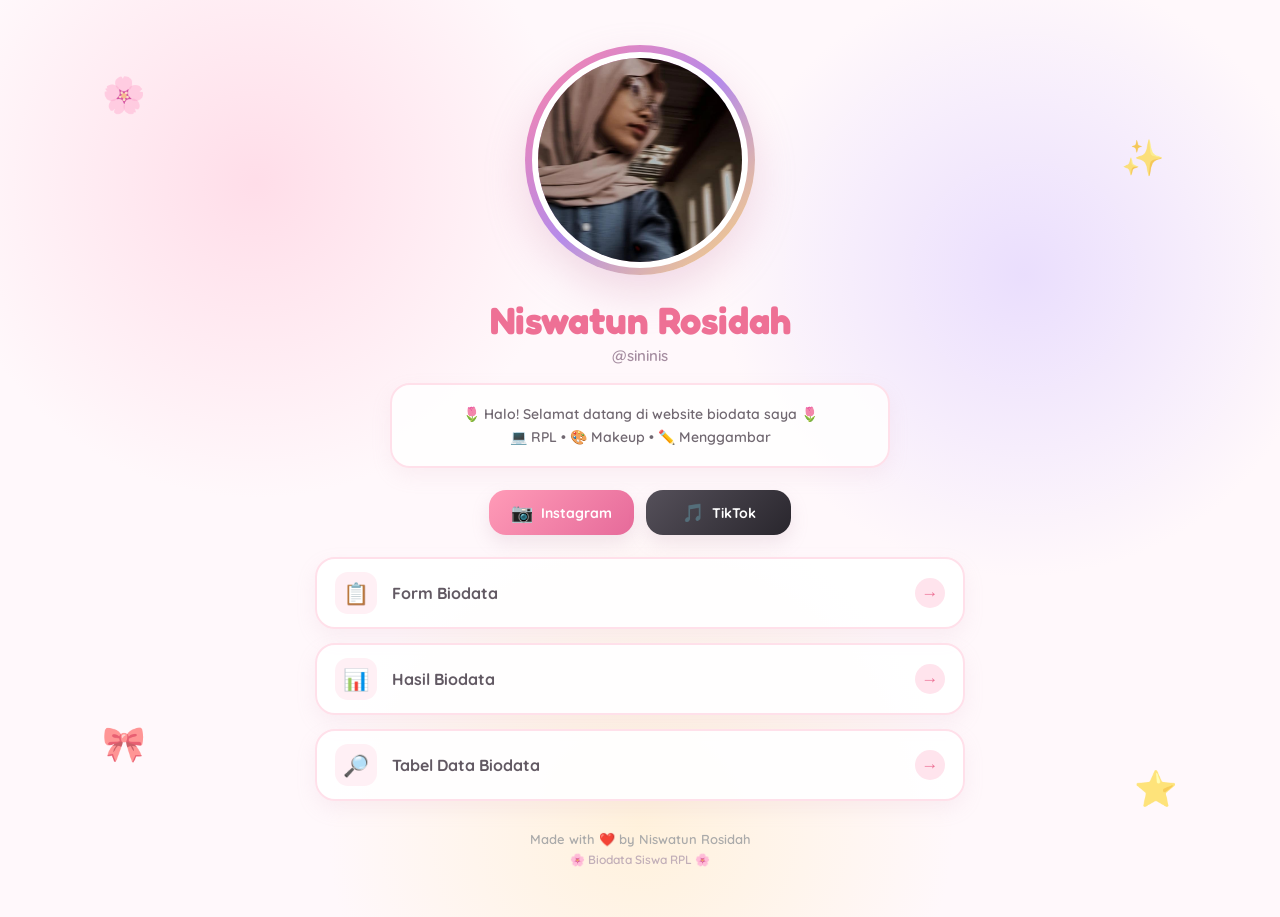
<file: index.html>
<!DOCTYPE html>
<html lang="id">

<head>
    <meta charset="UTF-8">

    <meta
        name="viewport"
        content="width=device-width, initial-scale=1.0"
    >

    <title>Biodata Niswatun Rosidah</title>

    <!-- Menghubungkan CSS -->
    <link rel="stylesheet" href="style.css">

    <!-- Google Font -->
    <link rel="preconnect" href="https://fonts.googleapis.com">

    <link
        rel="preconnect"
        href="https://fonts.gstatic.com"
        crossorigin
    >

    <link
        href="https://fonts.googleapis.com/css2?family=Fredoka:wght@400;500;600;700&family=Quicksand:wght@400;500;600;700&display=swap"
        rel="stylesheet"
    >
</head>

<body>

    <!-- Dekorasi -->
    <div class="dekorasi dekorasi-1">🌸</div>
    <div class="dekorasi dekorasi-2">✨</div>
    <div class="dekorasi dekorasi-3">🎀</div>
    <div class="dekorasi dekorasi-4">⭐</div>

    <main class="home-container">

        <!-- FOTO PROFIL -->
        <div class="foto-profil">
            <img
                src="foto_profil.jpeg"
                alt="Foto Profil Niswatun Rosidah"
            >
        </div>

        <!-- NAMA -->
        <h1 class="nama">
            Niswatun Rosidah
        </h1>

        <p class="username">
            @sininis
        </p>

        <!-- DESKRIPSI -->
        <div class="deskripsi">

            <p>
                🌷 Halo! Selamat datang di website biodata saya 🌷
            </p>

            <p>
                💻 RPL • 🎨 Makeup • ✏️ Menggambar
            </p>

        </div>

        <!-- SOCIAL MEDIA -->
        <div class="social-media">

            <a
                href="https://www.instagram.com/nwrns_n1n15?stkn=MWIydGc2djU4aW81Yw=="
                target="_blank"
                class="social instagram"
            >
                <span class="social-icon">📷</span>
                <span>Instagram</span>
            </a>

            <a
                href="https://www.tiktok.com/@sininis4"
                target="_blank"
                class="social tiktok"
            >
                <span class="social-icon">🎵</span>
                <span>TikTok</span>
            </a>

        </div>

        <!-- MENU -->
        <div class="menu-list">

            <a
                href="form_biodata.html"
                class="menu-item"
            >
                <span class="menu-icon">📋</span>

                <span>
                    Form Biodata
                </span>

                <span class="menu-arrow">
                    →
                </span>
            </a>

            <a
                href="hasil_biodata.html"
                class="menu-item"
            >
                <span class="menu-icon">📊</span>

                <span>
                    Hasil Biodata
                </span>

                <span class="menu-arrow">
                    →
                </span>
            </a>

            <a
                href="tabel.html"
                class="menu-item"
            >
                <span class="menu-icon">🔎</span>

                <span>
                    Tabel Data Biodata
                </span>

                <span class="menu-arrow">
                    →
                </span>
            </a>

        </div>

        <!-- FOOTER -->
        <footer class="home-footer">

            <p>
                Made with ❤️ by Niswatun Rosidah
            </p>

            <p class="footer-small">
                🌸 Biodata Siswa RPL 🌸
            </p>

        </footer>

    </main>

</body>
</html>
</file>
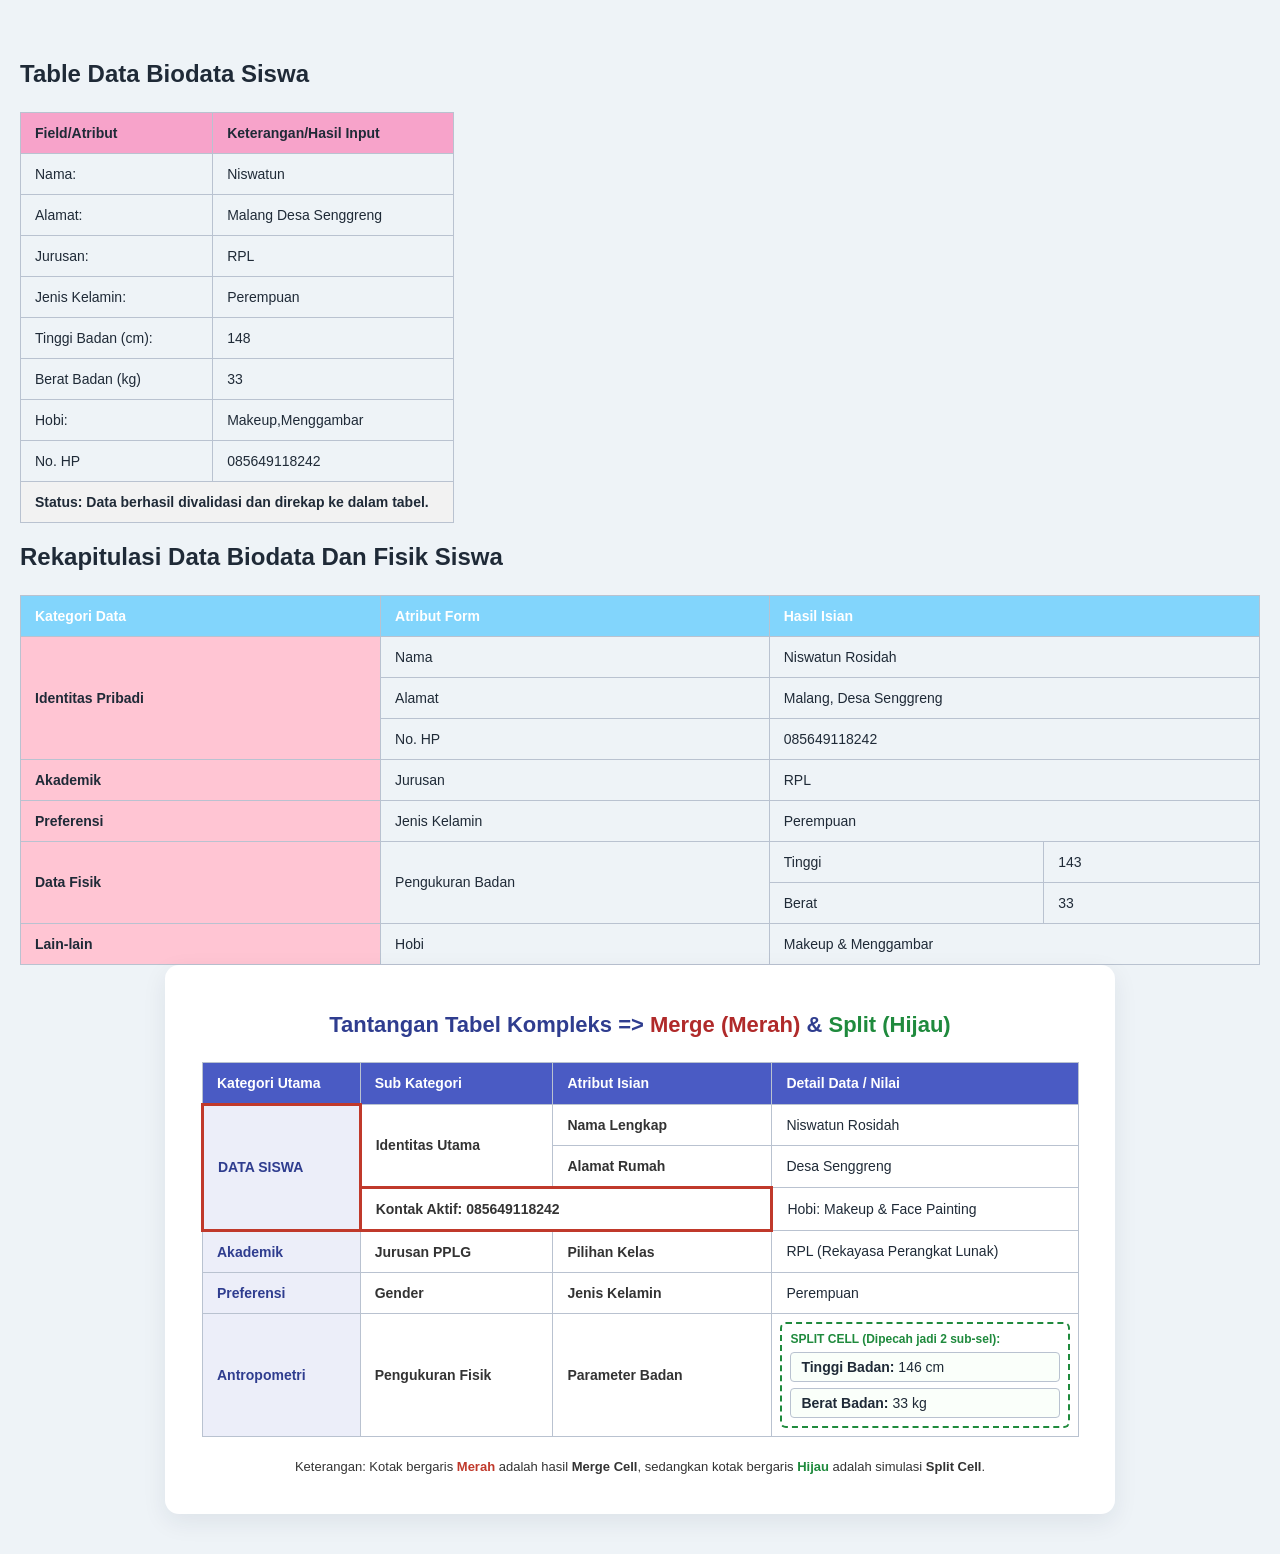
<file: 10rpl3_tabel.html>
<!DOCTYPE html>
<html lang="en">
<head>
    <meta charset="UTF-8">
    <meta name="viewport" content="width=device-width, initial-scale=1.0">
    <title>tabel data biodata siwa</title>
</head>
<body>
    <style>
table, th, td {
  border: 1px solid black;
  border-collapse: collapse;
}
th, td {
  padding: 5px;
  text-align: left;
}
</style>

</head>
<body>

<h2>Table Data Biodata Siswa</h2>

<table style="width: 35%">
  
  <tr>
    <th style="background-color:rgb(247, 163, 202);">Field/Atribut</th>
    <th style="background-color:rgb(247, 163, 202);">Keterangan/Hasil Input</th> 

  </tr>
  <tr>
    <td>Nama:</td>
    <td>Niswatun</td>
  </tr>
  <tr>
    <td>Alamat:</td>
    <td>Malang Desa Senggreng</td>
  </tr>
  <tr>
    <td>Jurusan:</td>
    <td>RPL</td>
  </tr>
<tr>
    <td>Jenis Kelamin:</td>
    <td>Perempuan</td>
</tr>
<tr>
    <td>Tinggi Badan (cm):</td>
    <td>148</td>
</tr>
<tr>
    <td>Berat Badan (kg)</td>
    <td>33</td>
</tr>
<tr>
    <td>Hobi:</td>
    <td>Makeup,Menggambar</td>
</tr>
<tr>
    <td>No. HP</td>
    <td>085649118242</td>
</tr>
</tr>
     <th colspan="2">Status: Data berhasil divalidasi dan direkap ke dalam tabel.</th>
</table>

</table>
</html>


</body>
</html>
<!DOCTYPE html>
<html lang="en">
<head>
    <meta charset="UTF-8">
    <meta name="viewport" content="width=device-width, initial-scale=1.0">
    <title>Rekapitulasi Data Biodata </title>
</head>
<body>
    <!DOCTYPE html>
<html lang="id">
<head>
    <meta charset="UTF-8">
    <title>Rekapitulasi Data Siswa</title>
    <style>
        table {
            width: 100%;
            border-collapse: collapse;
            font-family: Arial, sans-serif;
            margin-top: 20px;
        }
        th, td {
            border: 1px solid #111;
            padding: 10px;
            text-align: left;
        }
        th {
            background-color: #f2f2f2;
            text-align: center;
        }
        /* Kelas untuk menebalka teks */
        .bold-text {
            font-weight: bold;
        }
        /* Kelas warna latar belakang baby pink untuk kolom pertama */
        .bg-baby-pink {
            background-color: #FFC5D3;
            vertical-align: middle;
        }
        /* Penyelarasan teks ke tengah */
        .center-text {
            text-align: center;
        } 
    </style>
</head>
<body>
    <h2>Rekapitulasi Data Biodata Dan Fisik Siswa</h2>

    <table>
        <thead>
            <!-- Baris Judul Utama -->
            <tr>
            
            </tr>
            <!-- Baris Header Kolom -->
            <tr>
                <th style="background-color:rgb(130, 213, 252);"class="bold-text">Kategori Data</th>
                <th style="background-color:rgb(130, 213, 252);" class="bold-text">Atribut Form</th>
                <th style="background-color:rgb(130, 213, 252);"colspan="2" class="bold-text">Hasil Isian</th>
            </tr>
        </thead>
        <tbody>
            <!-- BARIS IDENTITAS PRIBADI (3 Baris) -->
            <tr>
                <td rowspan="3" class="bold-text bg-baby-pink">Identitas Pribadi</td>
                <td>Nama</td>
                <td colspan="2">Niswatun Rosidah</td>
            </tr>
            <tr>
                <td>Alamat</td>
                <td colspan="2">Malang, Desa Senggreng</td>
            </tr>
            <tr>
                <td>No. HP</td>
                <td colspan="2">085649118242</td>
            </tr>

            <!-- BARIS AKADEMIK -->
            <tr>
                <td class="bold-text bg-baby-pink">Akademik</td>
                <td>Jurusan</td>
                <td colspan="2">RPL</td>
            </tr>

            <!-- BARIS PREFERENSI -->
            <tr>
                <td class="bold-text bg-baby-pink">Preferensi</td>
                <td>Jenis Kelamin</td>
                <td colspan="2">Perempuan</td>
            </tr>

            <!-- BARIS DATA FISIK (Menggunakan Split Cell untuk Tinggi dan Berat) -->
            <tr>
                <td rowspan="2" class="bold-text bg-baby-pink">Data Fisik</td>
                <td rowspan="2" style="vertical-align: middle;">Pengukuran Badan</td>
                <td>Tinggi</td>
                <td>143</td>
            </tr>
            <tr>
                <td>Berat</td>
                <td>33</td>
            </tr>

            <!-- BARIS LAIN-LAIN -->
            <tr>
                <td class="bold-text bg-baby-pink">Lain-lain</td>
                <td>Hobi</td>
                <td colspan="2">Makeup & Menggambar</td>
            </tr>
        </tbody>
    </table>

<!DOCTYPE html>
<html lang="id">
<head>
<meta charset="UTF-8">
<title>Tabel Kompleks - Merge & Split Cell</title>
<style>
  * { box-sizing: border-box; }
  body {
    font-family: "Segoe UI", Arial, sans-serif;
    background: #eef3f7;
    margin: 0;
    padding: 40px 20px;
    color: #1f2a37;
  }
  .wrapper {
    max-width: 950px;
    margin: 0 auto;
    background: #ffffff;
    border-radius: 14px;
    padding: 32px 36px 40px;
    box-shadow: 0 8px 24px rgba(20, 40, 70, 0.08);
  }
  h1 {
    text-align: center;
    font-size: 22px;
    color: #2f3d8f;
    margin-bottom: 6px;
  }
  h1 .merge { color: #b02a2a; }
  h1 .split { color: #1f8a3d; }
  table {
    width: 100%;
    border-collapse: collapse;
    font-size: 14px;
    margin-top: 24px;
  }
  th, td {
    border: 1px solid #b9c2d0;
    padding: 12px 14px;
    text-align: left;
    vertical-align: middle;
  }
  thead th {
    background: #4a5bc4;
    color: #ffffff;
    font-weight: bold;
  }
  td.kategori {
    background: rgba(74, 91, 196, 0.10);
    font-weight: bold;
    color: #2f3d8f;
    width: 18%;
  }
  td.sub {
    font-weight: 600;
    width: 22%;
    color: #333333;
  }
  td.atribut {
    font-weight: bold;
    width: 25%;
    color: #333333;
  }
  td.hasil {
    color: #1f2a37;
  }

  /* Merge (merah) - garis penanda hasil rowspan/colspan */
  td.merge-mark {
    border: 3px solid #c0392b !important;
  }

  /* Split (hijau) - simulasi split cell dalam satu <td> */
  td.split-cell {
    padding: 8px;
  }
  .split-wrapper {
    border: 2px dashed #1f8a3d;
    border-radius: 6px;
    padding: 8px;
  }
  .split-label {
    font-size: 12px;
    font-weight: bold;
    color: #1f8a3d;
    margin-bottom: 6px;
  }
  .split-item {
    border: 1px solid #b9c2d0;
    border-radius: 4px;
    padding: 6px 10px;
    margin-bottom: 6px;
    background: #fafffa;
  }
  .split-item:last-child { margin-bottom: 0; }
  .split-item b { color: #1f2a37; }

  .keterangan {
    margin-top: 22px;
    font-size: 13px;
    text-align: center;
    color: #333;
  }
  .keterangan .merah { color: #c0392b; font-weight: bold; }
  .keterangan .hijau { color: #1f8a3d; font-weight: bold; }
</style>
</head>
<body>
<div class="wrapper">
  <h1>Tantangan Tabel Kompleks =&gt; <span class="merge">Merge (Merah)</span> &amp; <span class="split">Split (Hijau)</span></h1>

  <table>
    <thead>
      <tr>
        <th>Kategori Utama</th>
        <th>Sub Kategori</th>
        <th>Atribut Isian</th>
        <th>Detail Data / Nilai</th>
      </tr>
    </thead>
    <tbody>
      <!-- Rowspan 3 : DATA SISWA -->
      <tr>
        <td class="kategori merge-mark" rowspan="3">DATA SISWA<br><small></small></td>
        <td class="sub" rowspan="2">Identitas Utama</td>
        <td class="atribut">Nama Lengkap</td>
        <td class="hasil">Niswatun Rosidah</td>
      </tr>
      <tr>
        <td class="atribut">Alamat Rumah</td>
        <td class="hasil">Desa Senggreng</td>
      </tr>
      <tr>
        <td class="atribut merge-mark" colspan="2">Kontak Aktif: 085649118242 <small></small></td>
        <td class="hasil">Hobi: Makeup & Face Painting</td>
      </tr>

      <!-- Akademik -->
      <tr>
        <td class="kategori">Akademik</td>
        <td class="sub">Jurusan PPLG</td>
        <td class="atribut">Pilihan Kelas</td>
        <td class="hasil">RPL (Rekayasa Perangkat Lunak)</td>
      </tr>

      <!-- Preferensi -->
      <tr>
        <td class="kategori">Preferensi</td>
        <td class="sub">Gender</td>
        <td class="atribut">Jenis Kelamin</td>
        <td class="hasil">Perempuan</td>
      </tr>

      <!-- Antropometri dengan split cell -->
      <tr>
        <td class="kategori">Antropometri</td>
        <td class="sub">Pengukuran Fisik</td>
        <td class="atribut">Parameter Badan</td>
        <td class="hasil split-cell">
          <div class="split-wrapper">
            <div class="split-label">SPLIT CELL (Dipecah jadi 2 sub-sel):</div>
            <div class="split-item"><b>Tinggi Badan:</b> 146 cm</div>
            <div class="split-item"><b>Berat Badan:</b> 33 kg</div>
          </div>
        </td>
      </tr>
    </tbody>
  </table>

  <div class="keterangan">
    Keterangan: Kotak bergaris <span class="merah">Merah</span> adalah hasil <b>Merge Cell</b>,
    sedangkan kotak bergaris <span class="hijau">Hijau</span> adalah simulasi <b>Split Cell</b>.
  </div>
</div>
</body>
</html>

</body>
</html>

</body>
</html>
</file>
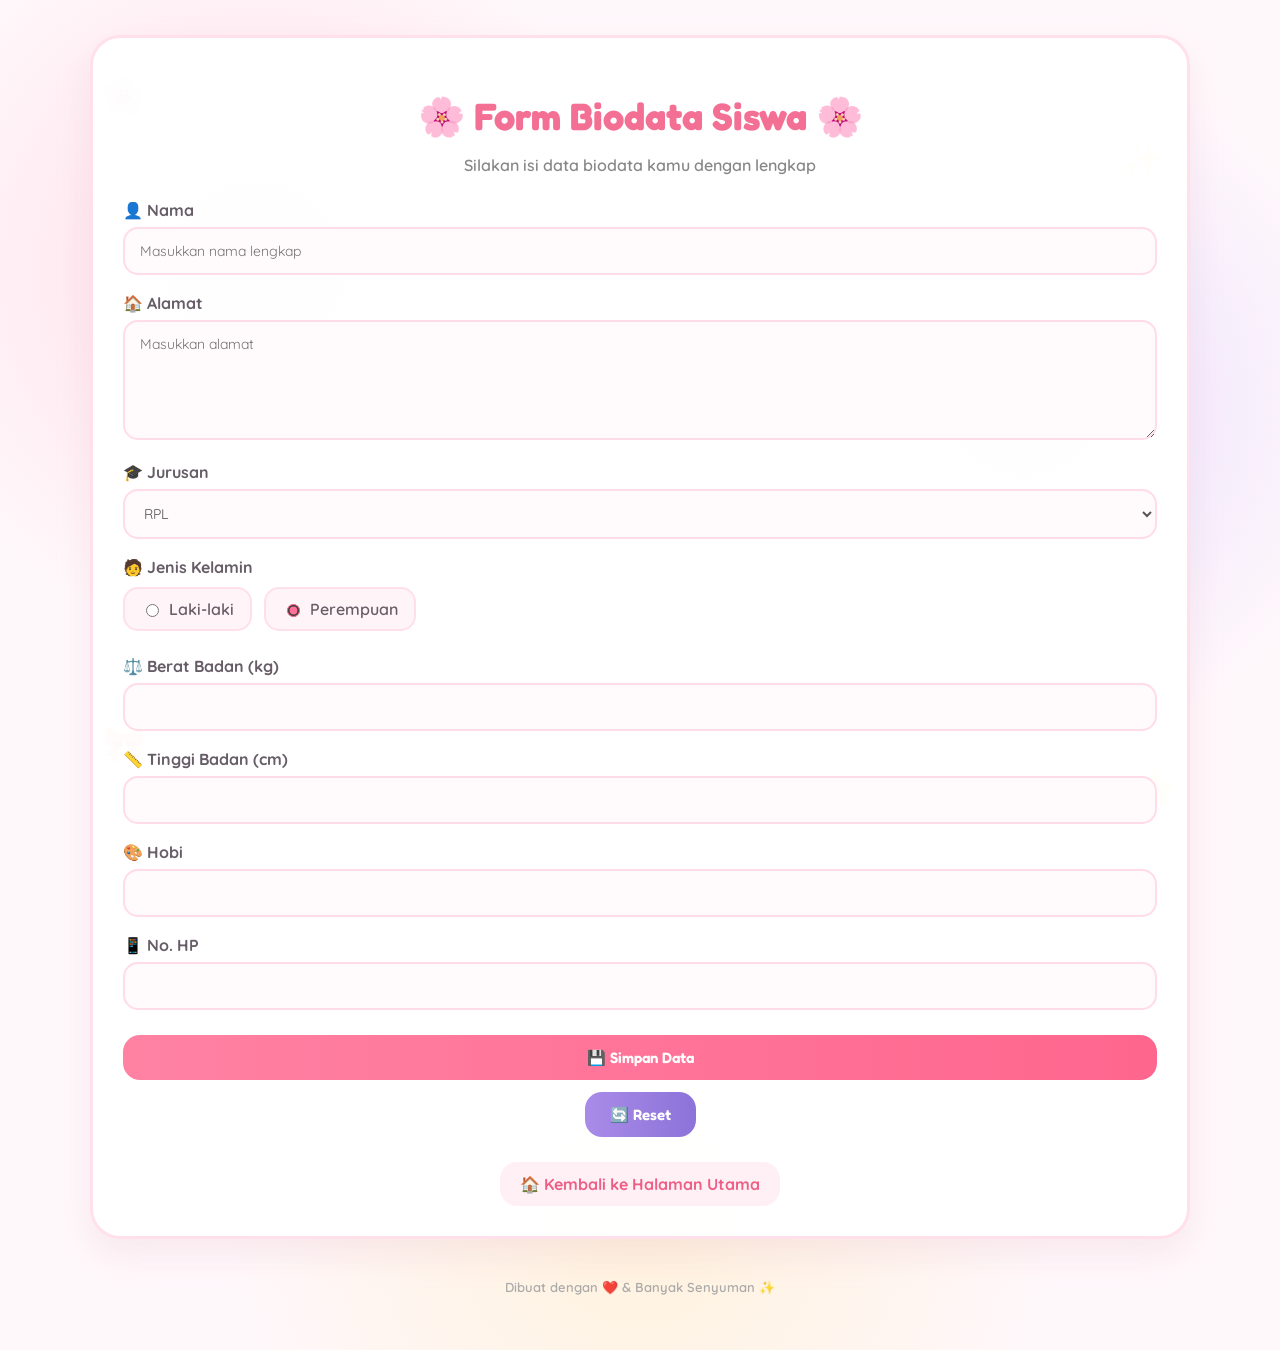
<file: form_biodata.html>
<!DOCTYPE html>
<html lang="id">

<head>

    <meta charset="UTF-8">

    <meta
        name="viewport"
        content="width=device-width, initial-scale=1.0"
    >

    <title>Form Biodata Siswa</title>

    <link rel="stylesheet" href="style.css">

    <link rel="preconnect" href="https://fonts.googleapis.com">

    <link
        rel="preconnect"
        href="https://fonts.gstatic.com"
        crossorigin
    >

    <link
        href="https://fonts.googleapis.com/css2?family=Fredoka:wght@400;500;600;700&family=Quicksand:wght@400;500;600;700&display=swap"
        rel="stylesheet"
    >

</head>

<body>

    <!-- Dekorasi -->
    <div class="dekorasi dekorasi-1">🌸</div>
    <div class="dekorasi dekorasi-2">✨</div>
    <div class="dekorasi dekorasi-3">🎀</div>
    <div class="dekorasi dekorasi-4">⭐</div>


    <div class="page">

        <div class="card">

            <div class="page-header">

                <h1>
                    🌸 Form Biodata Siswa 🌸
                </h1>

                <p>
                    Silakan isi data biodata kamu dengan lengkap
                </p>

            </div>


            <form action="#" method="post">


                <!-- NAMA -->
                <div class="form-group">

                    <label for="nama">
                        👤 Nama
                    </label>

                    <input
                        type="text"
                        id="nama"
                        name="nama"
                        placeholder="Masukkan nama lengkap"
                        value=""
                        required
                    >

                </div>


                <!-- ALAMAT -->
                <div class="form-group">

                    <label for="alamat">
                        🏠 Alamat
                    </label>

                    <textarea
                        id="alamat"
                        name="alamat"
                        placeholder="Masukkan alamat"
                        required
                    ></textarea>

                </div>


                <!-- JURUSAN -->
                <div class="form-group">

                    <label for="jurusan">
                        🎓 Jurusan
                    </label>

                    <select
                        id="jurusan"
                        name="jurusan"
                        required
                    >

                        <option value="RPL" selected>
                            RPL
                        </option>

                        <option value="TKJ">
                            TKJ
                        </option>

                        <option value="TKR">
                            TKR
                        </option>

                        <option value="TSM">
                            TSM
                        </option>

                        <option value="TEI">
                            TEI
                        </option>

                    </select>

                </div>


                <!-- JENIS KELAMIN -->
                <div class="form-group">

                    <label>
                        🧑 Jenis Kelamin
                    </label>

                    <div class="radio-group">

                        <label>

                            <input
                                type="radio"
                                name="jenis_kelamin"
                                value="L"
                            >

                            Laki-laki

                        </label>


                        <label>

                            <input
                                type="radio"
                                name="jenis_kelamin"
                                value="P"
                                checked
                            >

                            Perempuan

                        </label>

                    </div>

                </div>


                <!-- BERAT BADAN -->
                <div class="form-group">

                    <label for="bb">
                        ⚖️ Berat Badan (kg)
                    </label>

                    <input
                        type="number"
                        id="bb"
                        name="bb"
                        placeholder=""
                        value=""
                        min="1"
                    >

                </div>


                <!-- TINGGI BADAN -->
                <div class="form-group">

                    <label for="tb">
                        📏 Tinggi Badan (cm)
                    </label>

                    <input
                        type="number"
                        id="tb"
                        name="tb"
                        placeholder=""
                        value=""
                        min="1"
                    >

                </div>


                <!-- HOBI -->
                <div class="form-group">

                    <label for="hobi">
                        🎨 Hobi
                    </label>

                    <input
                        type="text"
                        id="hobi"
                        name="hobi"
                        placeholder=""
                        value=""
                    >

                </div>


                <!-- NO HP -->
                <div class="form-group">

                    <label for="nohp">
                        📱 No. HP
                    </label>

                    <input
                        type="number"
                        id="nohp"
                        name="nohp"
                        placeholder=""
                        value=""
                    >

                </div>


                <!-- TOMBOL -->
                <div class="form-button">

                    <input
                        type="submit"
                        value="💾 Simpan Data"
                    >

                    <button
                        type="reset"
                        class="btn-reset"
                    >
                        🔄 Reset
                    </button>

                </div>

            </form>


            <!-- NAVIGASI -->

            <div class="navigation">

                <a
                    href="index.html"
                    class="back-link"
                >
                    🏠 Kembali ke Halaman Utama
                </a>

            </div>

        </div>


        <footer>
            Dibuat dengan ❤️ & Banyak Senyuman ✨
        </footer>

    </div>

</body>
</html>
</file>
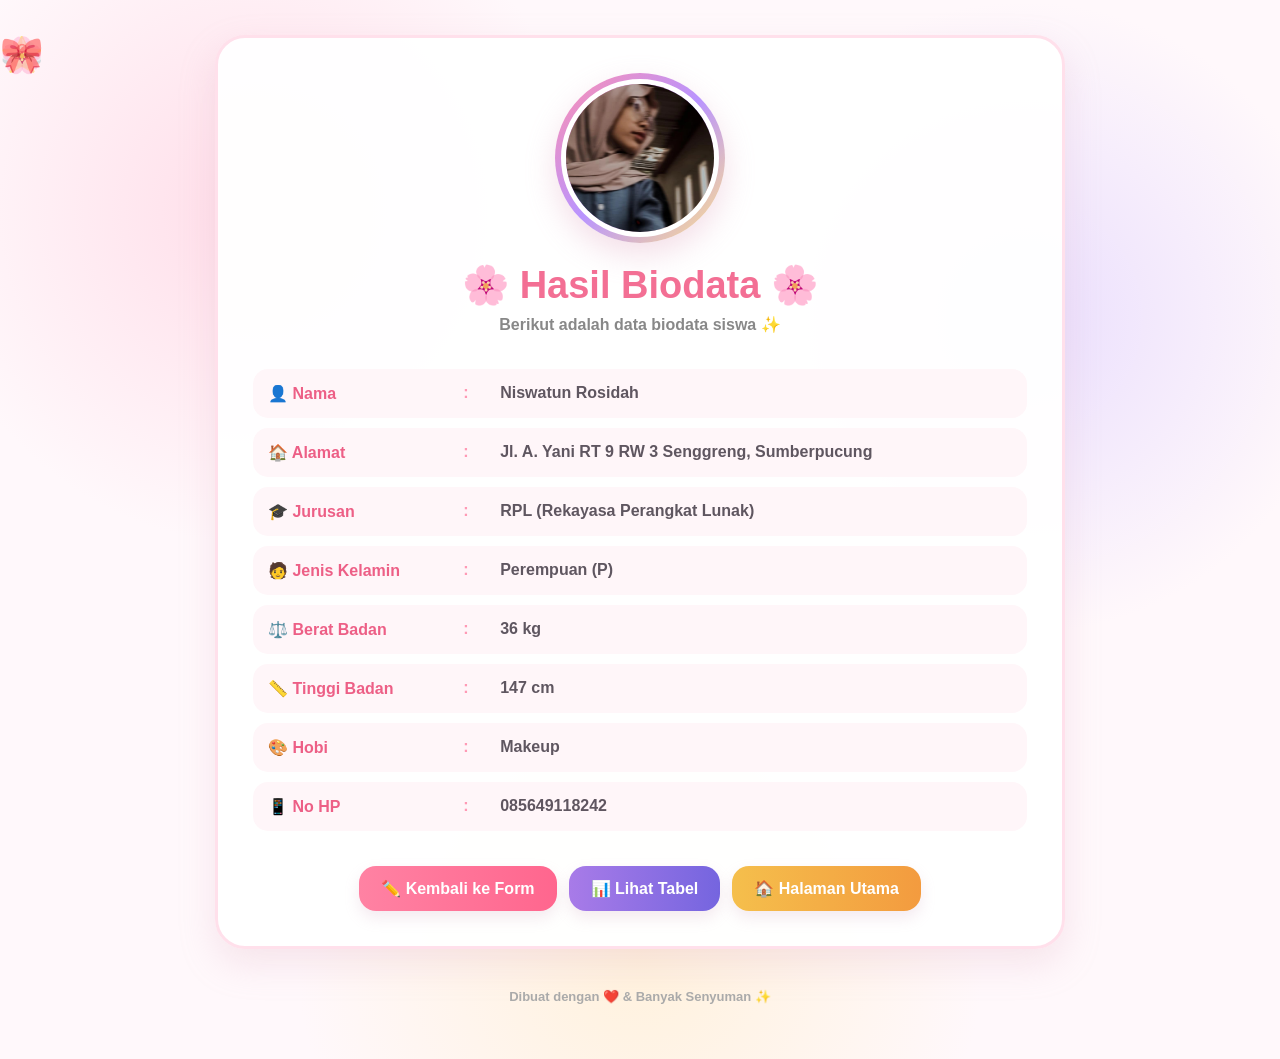
<file: hasil_biodata.html>
<!DOCTYPE html>
<html lang="id">

<head>

    <meta charset="UTF-8">

    <meta
        name="viewport"
        content="width=device-width, initial-scale=1.0"
    >

    <title>Hasil Biodata 🌸</title>

    <link rel="stylesheet" href="style.css">

</head>

<body>

    <!-- DEKORASI -->
    <div class="dekorasi awan">☁️</div>
    <div class="dekorasi bintang">⭐</div>
    <div class="dekorasi bunga">🌸</div>
    <div class="dekorasi pita">🎀</div>


    <div class="page">

        <div class="hasil-card">

            <!-- FOTO PROFIL -->
            <div class="hasil-foto">

                <img
                    src="foto_profil.jpeg"
                    alt="Foto Profil"
                >

            </div>


            <!-- JUDUL -->
            <div class="judul-hasil">

                <h1>
                    🌸 Hasil Biodata 🌸
                </h1>

                <p>
                    Berikut adalah data biodata siswa ✨
                </p>

            </div>


            <!-- DATA -->
            <table class="biodata-table">

                <tr>
                    <td>👤 Nama</td>
                    <td>:</td>
                    <td>Niswatun Rosidah</td>
                </tr>

                <tr>
                    <td>🏠 Alamat</td>
                    <td>:</td>
                    <td>
                        Jl. A. Yani RT 9 RW 3
                        Senggreng, Sumberpucung
                    </td>
                </tr>

                <tr>
                    <td>🎓 Jurusan</td>
                    <td>:</td>
                    <td>
                        RPL (Rekayasa Perangkat Lunak)
                    </td>
                </tr>

                <tr>
                    <td>🧑 Jenis Kelamin</td>
                    <td>:</td>
                    <td>Perempuan (P)</td>
                </tr>

                <tr>
                    <td>⚖️ Berat Badan</td>
                    <td>:</td>
                    <td>36 kg</td>
                </tr>

                <tr>
                    <td>📏 Tinggi Badan</td>
                    <td>:</td>
                    <td>147 cm</td>
                </tr>

                <tr>
                    <td>🎨 Hobi</td>
                    <td>:</td>
                    <td>Makeup</td>
                </tr>

                <tr>
                    <td>📱 No HP</td>
                    <td>:</td>
                    <td>085649118242</td>
                </tr>

            </table>


            <!-- TOMBOL -->
            <div class="tombol-area">

                <a
                    href="form_biodata.html"
                    class="tombol tombol-form"
                >
                    ✏️ Kembali ke Form
                </a>

                <a
                    href="tabel.html"
                    class="tombol tombol-tabel"
                >
                    📊 Lihat Tabel
                </a>

                <a
                    href="index.html"
                    class="tombol tombol-home"
                >
                    🏠 Halaman Utama
                </a>

            </div>

        </div>


        <footer>
            Dibuat dengan ❤️ & Banyak Senyuman ✨
        </footer>

    </div>

</body>

</html>
</file>
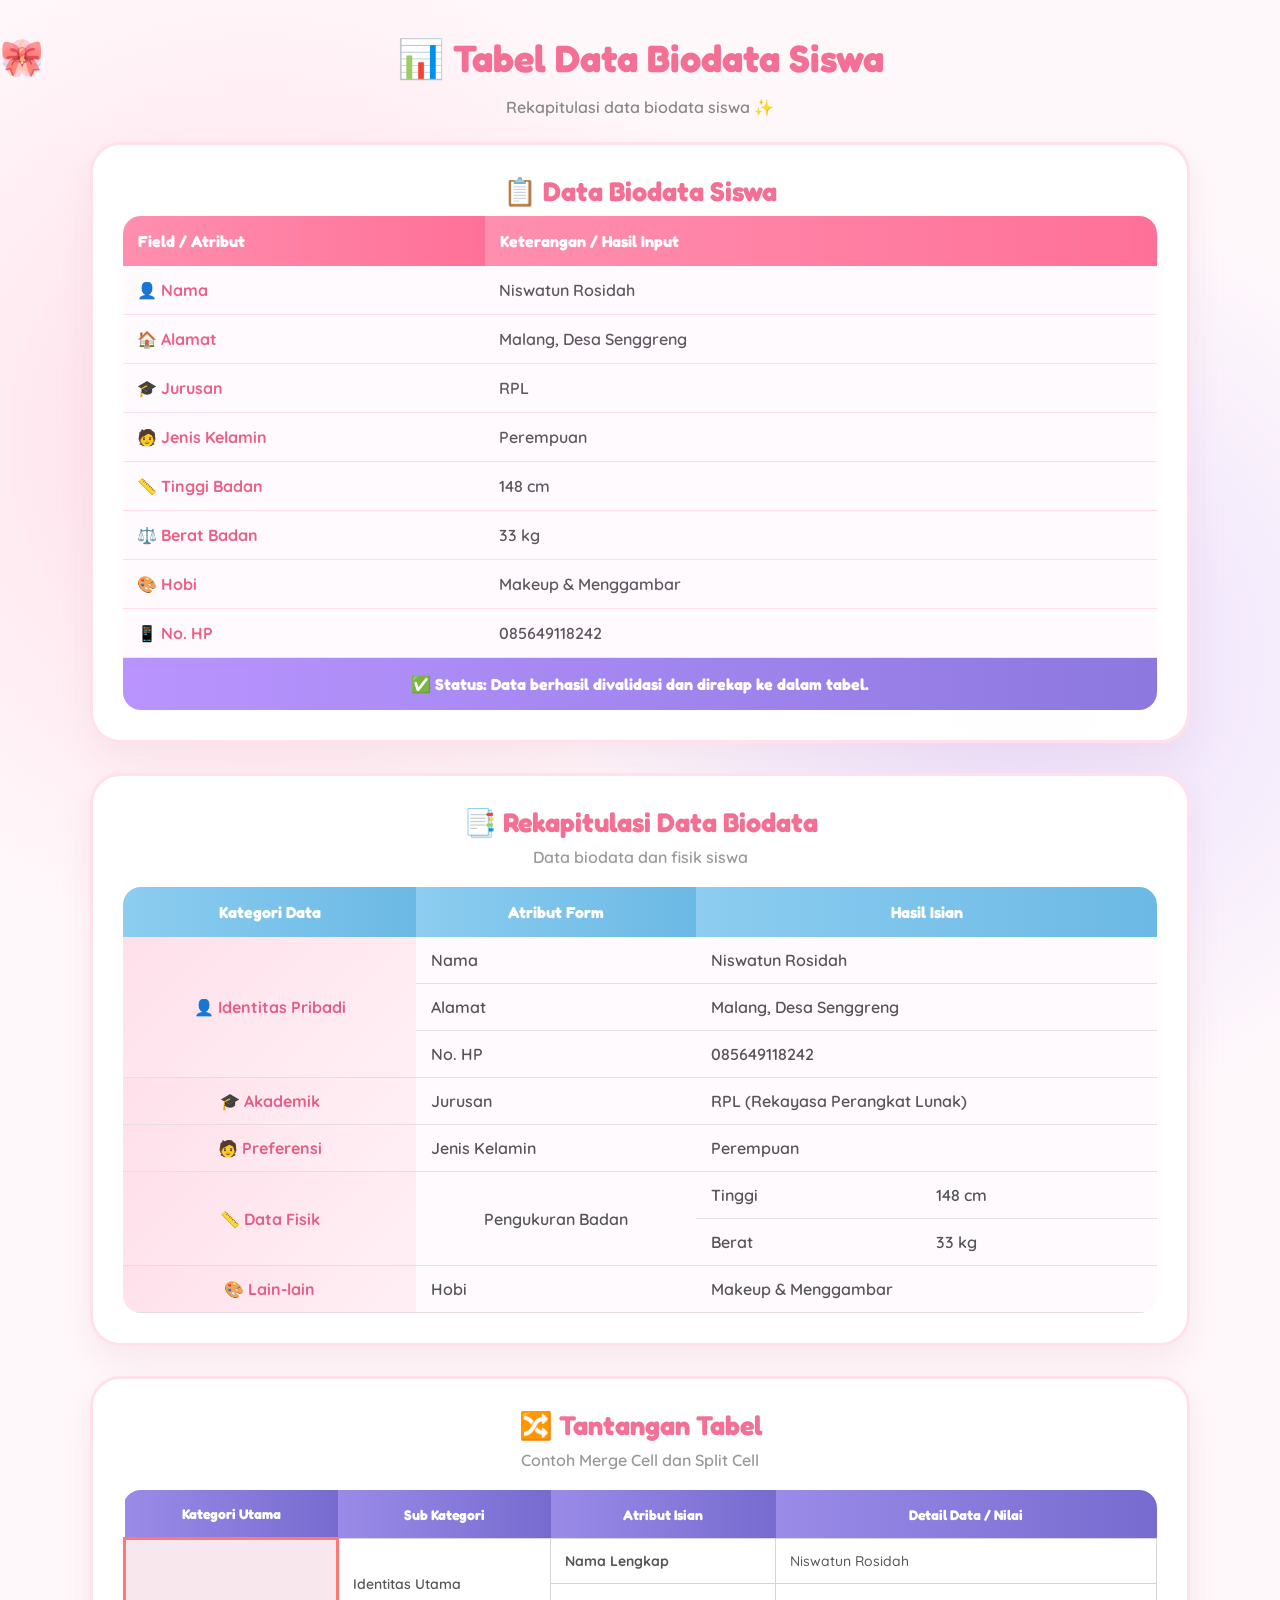
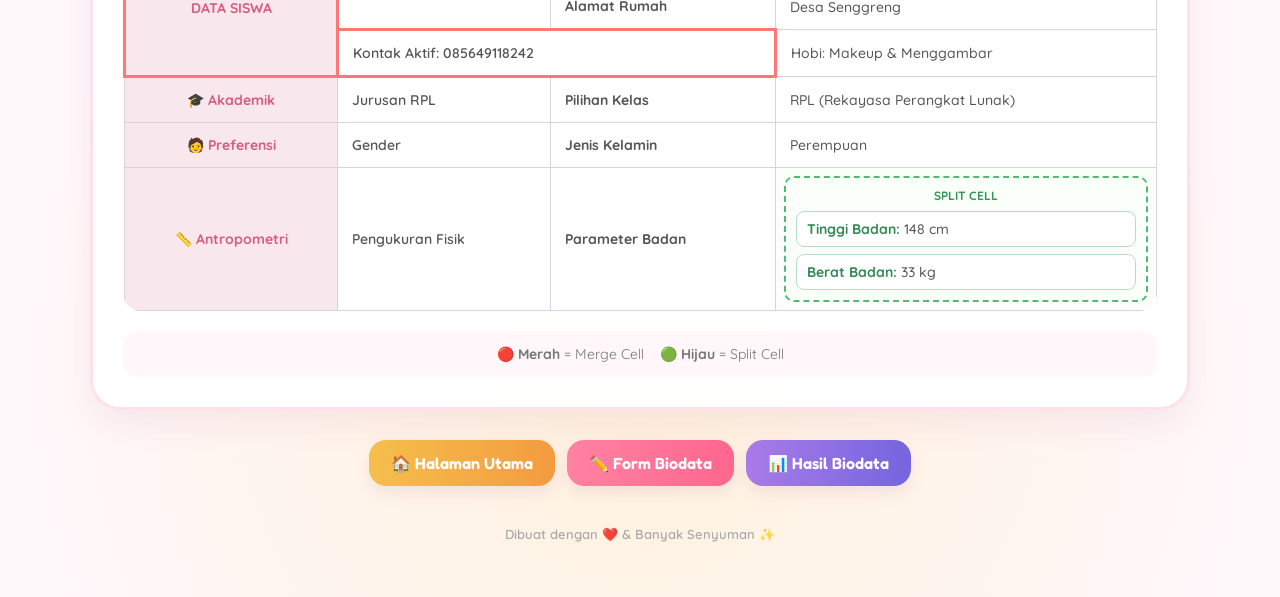
<file: tabel.html>
<!DOCTYPE html>
<html lang="id">

<head>

    <meta charset="UTF-8">

    <meta
        name="viewport"
        content="width=device-width, initial-scale=1.0"
    >

    <title>Tabel Data Biodata Siswa 🌸</title>

    <!-- CSS UTAMA -->
    <link rel="stylesheet" href="style.css">

    <!-- FONT -->
    <link rel="preconnect" href="https://fonts.googleapis.com">

    <link
        rel="preconnect"
        href="https://fonts.gstatic.com"
        crossorigin
    >

    <link
        href="https://fonts.googleapis.com/css2?family=Fredoka:wght@400;500;600;700&family=Quicksand:wght@400;500;600;700&display=swap"
        rel="stylesheet"
    >

</head>


<body>


    <!-- ==============================
         DEKORASI
    =============================== -->

    <div class="dekorasi awan">
        ☁️
    </div>

    <div class="dekorasi bintang">
        ⭐
    </div>

    <div class="dekorasi bunga">
        🌸
    </div>

    <div class="dekorasi pita">
        🎀
    </div>



    <!-- ==============================
         HALAMAN
    =============================== -->

    <div class="page">


        <!-- ==============================
             HEADER
        =============================== -->

        <header class="page-header">

            <h1>
                📊 Tabel Data Biodata Siswa
            </h1>

            <p>
                Rekapitulasi data biodata siswa ✨
            </p>

        </header>



        <!-- ==============================
             TABEL DATA BIODATA
        =============================== -->

        <div class="tabel-card">

            <h2>
                📋 Data Biodata Siswa
            </h2>


            <div class="table-responsive">

                <table class="tabel-biodata">

                    <thead>

                        <tr>

                            <th>
                                Field / Atribut
                            </th>

                            <th>
                                Keterangan / Hasil Input
                            </th>

                        </tr>

                    </thead>


                    <tbody>

                        <tr>

                            <td>
                                👤 Nama
                            </td>

                            <td>
                                Niswatun Rosidah
                            </td>

                        </tr>


                        <tr>

                            <td>
                                🏠 Alamat
                            </td>

                            <td>
                                Malang, Desa Senggreng
                            </td>

                        </tr>


                        <tr>

                            <td>
                                🎓 Jurusan
                            </td>

                            <td>
                                RPL
                            </td>

                        </tr>


                        <tr>

                            <td>
                                🧑 Jenis Kelamin
                            </td>

                            <td>
                                Perempuan
                            </td>

                        </tr>


                        <tr>

                            <td>
                                📏 Tinggi Badan
                            </td>

                            <td>
                                148 cm
                            </td>

                        </tr>


                        <tr>

                            <td>
                                ⚖️ Berat Badan
                            </td>

                            <td>
                                33 kg
                            </td>

                        </tr>


                        <tr>

                            <td>
                                🎨 Hobi
                            </td>

                            <td>
                                Makeup & Menggambar
                            </td>

                        </tr>


                        <tr>

                            <td>
                                📱 No. HP
                            </td>

                            <td>
                                085649118242
                            </td>

                        </tr>


                        <tr class="status-row">

                            <th colspan="2">

                                ✅ Status:
                                Data berhasil divalidasi
                                dan direkap ke dalam tabel.

                            </th>

                        </tr>

                    </tbody>

                </table>

            </div>

        </div>



        <!-- ==============================
             TABEL REKAPITULASI
        =============================== -->

        <div class="tabel-card">

            <h2>
                📑 Rekapitulasi Data Biodata
            </h2>

            <p class="tabel-keterangan">
                Data biodata dan fisik siswa
            </p>


            <div class="table-responsive">

                <table class="tabel-rekap">

                    <thead>

                        <tr>

                            <th>
                                Kategori Data
                            </th>

                            <th>
                                Atribut Form
                            </th>

                            <th colspan="2">
                                Hasil Isian
                            </th>

                        </tr>

                    </thead>


                    <tbody>


                        <!-- IDENTITAS -->

                        <tr>

                            <td
                                rowspan="3"
                                class="kategori"
                            >
                                👤 Identitas Pribadi
                            </td>

                            <td>
                                Nama
                            </td>

                            <td colspan="2">
                                Niswatun Rosidah
                            </td>

                        </tr>


                        <tr>

                            <td>
                                Alamat
                            </td>

                            <td colspan="2">
                                Malang, Desa Senggreng
                            </td>

                        </tr>


                        <tr>

                            <td>
                                No. HP
                            </td>

                            <td colspan="2">
                                085649118242
                            </td>

                        </tr>


                        <!-- AKADEMIK -->

                        <tr>

                            <td class="kategori">
                                🎓 Akademik
                            </td>

                            <td>
                                Jurusan
                            </td>

                            <td colspan="2">
                                RPL
                                (Rekayasa Perangkat Lunak)
                            </td>

                        </tr>


                        <!-- PREFERENSI -->

                        <tr>

                            <td class="kategori">
                                🧑 Preferensi
                            </td>

                            <td>
                                Jenis Kelamin
                            </td>

                            <td colspan="2">
                                Perempuan
                            </td>

                        </tr>


                        <!-- DATA FISIK -->

                        <tr>

                            <td
                                rowspan="2"
                                class="kategori"
                            >
                                📏 Data Fisik
                            </td>

                            <td
                                rowspan="2"
                                class="tengah"
                            >
                                Pengukuran Badan
                            </td>

                            <td>
                                Tinggi
                            </td>

                            <td>
                                148 cm
                            </td>

                        </tr>


                        <tr>

                            <td>
                                Berat
                            </td>

                            <td>
                                33 kg
                            </td>

                        </tr>


                        <!-- LAIN-LAIN -->

                        <tr>

                            <td class="kategori">
                                🎨 Lain-lain
                            </td>

                            <td>
                                Hobi
                            </td>

                            <td colspan="2">
                                Makeup & Menggambar
                            </td>

                        </tr>


                    </tbody>

                </table>

            </div>

        </div>



        <!-- ==============================
             TABEL MERGE & SPLIT
        =============================== -->

        <div class="tabel-card">

            <h2>
                🔀 Tantangan Tabel
            </h2>

            <p class="tabel-keterangan">
                Contoh Merge Cell dan Split Cell
            </p>


            <div class="table-responsive">

                <table class="tabel-kompleks">

                    <thead>

                        <tr>

                            <th>
                                Kategori Utama
                            </th>

                            <th>
                                Sub Kategori
                            </th>

                            <th>
                                Atribut Isian
                            </th>

                            <th>
                                Detail Data / Nilai
                            </th>

                        </tr>

                    </thead>


                    <tbody>


                        <!-- DATA SISWA -->

                        <tr>

                            <td
                                class="kategori merge-mark"
                                rowspan="3"
                            >
                                DATA SISWA
                            </td>

                            <td
                                class="sub"
                                rowspan="2"
                            >
                                Identitas Utama
                            </td>

                            <td class="atribut">
                                Nama Lengkap
                            </td>

                            <td class="hasil">
                                Niswatun Rosidah
                            </td>

                        </tr>


                        <tr>

                            <td class="atribut">
                                Alamat Rumah
                            </td>

                            <td class="hasil">
                                Desa Senggreng
                            </td>

                        </tr>


                        <tr>

                            <td
                                class="sub merge-mark"
                                colspan="2"
                            >
                                Kontak Aktif:
                                085649118242
                            </td>

                            <td class="hasil">
                                Hobi:
                                Makeup & Menggambar
                            </td>

                        </tr>


                        <!-- AKADEMIK -->

                        <tr>

                            <td class="kategori">
                                🎓 Akademik
                            </td>

                            <td class="sub">
                                Jurusan RPL
                            </td>

                            <td class="atribut">
                                Pilihan Kelas
                            </td>

                            <td class="hasil">
                                RPL
                                (Rekayasa Perangkat Lunak)
                            </td>

                        </tr>


                        <!-- PREFERENSI -->

                        <tr>

                            <td class="kategori">
                                🧑 Preferensi
                            </td>

                            <td class="sub">
                                Gender
                            </td>

                            <td class="atribut">
                                Jenis Kelamin
                            </td>

                            <td class="hasil">
                                Perempuan
                            </td>

                        </tr>


                        <!-- ANTROPOMETRI -->

                        <tr>

                            <td class="kategori">
                                📏 Antropometri
                            </td>

                            <td class="sub">
                                Pengukuran Fisik
                            </td>

                            <td class="atribut">
                                Parameter Badan
                            </td>

                            <td class="hasil split-cell">

                                <div class="split-wrapper">

                                    <div class="split-label">
                                        SPLIT CELL
                                    </div>

                                    <div class="split-item">

                                        <b>
                                            Tinggi Badan:
                                        </b>

                                        148 cm

                                    </div>

                                    <div class="split-item">

                                        <b>
                                            Berat Badan:
                                        </b>

                                        33 kg

                                    </div>

                                </div>

                            </td>

                        </tr>


                    </tbody>

                </table>

            </div>


            <div class="keterangan">

                🔴 <b>Merah</b> =
                Merge Cell

                &nbsp;&nbsp;

                🟢 <b>Hijau</b> =
                Split Cell

            </div>

        </div>



        <!-- ==============================
             NAVIGASI
        =============================== -->

        <div class="navigation">


            <a
                href="index.html"
                class="tombol tombol-home"
            >
                🏠 Halaman Utama
            </a>


            <a
                href="form_biodata.html"
                class="tombol tombol-form"
            >
                ✏️ Form Biodata
            </a>


            <a
                href="hasil_biodata.html"
                class="tombol tombol-tabel"
            >
                📊 Hasil Biodata
            </a>


        </div>



        <!-- FOOTER -->

        <footer>

            Dibuat dengan ❤️
            & Banyak Senyuman ✨

        </footer>


    </div>


</body>

</html>
</file>
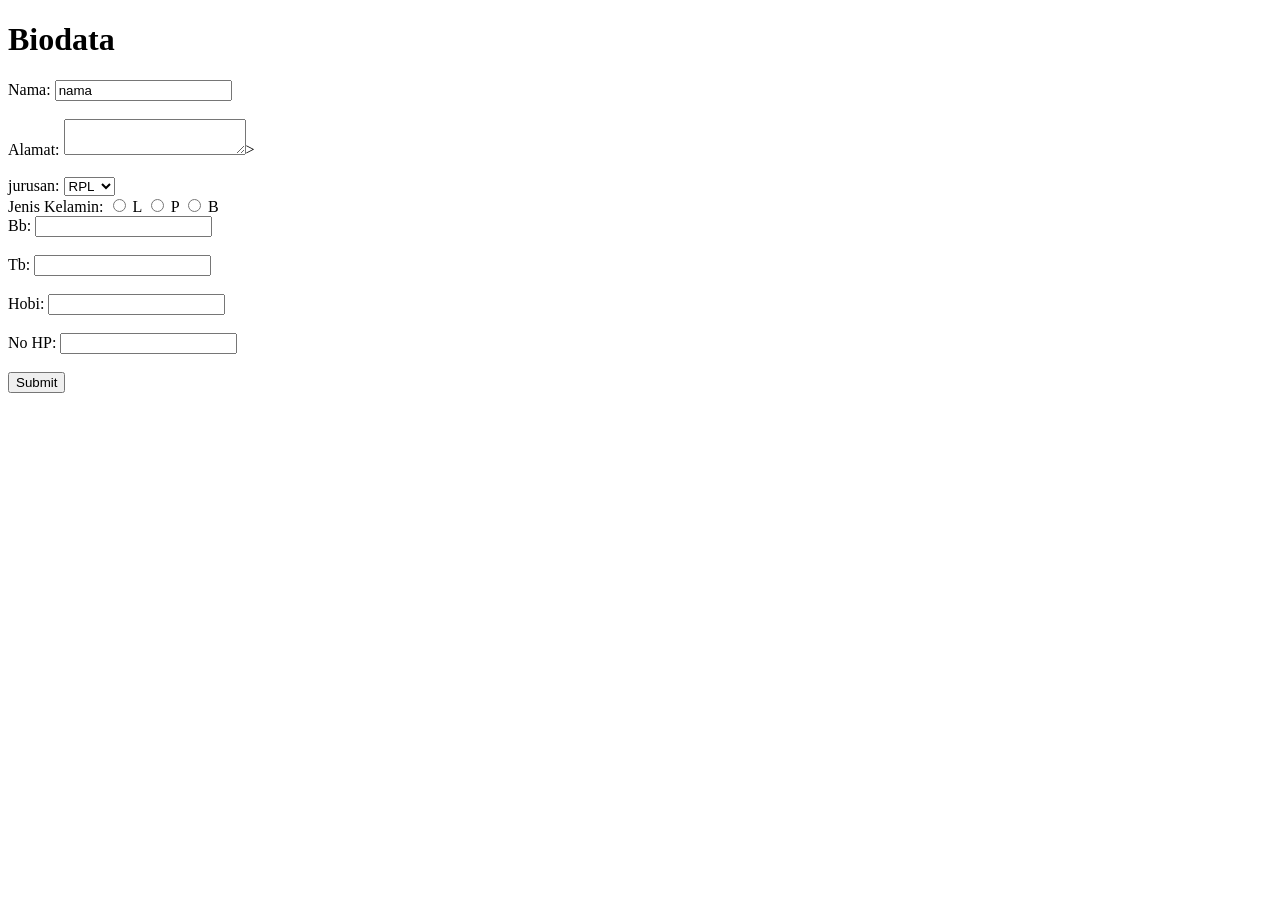
<file: Documents/New folder/coding/10rpl3-project/form_biodata.html>
<!DOCTYPE html>
<html lang="en">
<head>
    <meta charset="UTF-8">
    <meta name="viewport" content="width=device-width, initial-scale=1.0">
    <title>biodata siswa</title>
</head>
<body>
   <h1>Biodata</h1>

<form action="/action_page.php">
  <label for="fname">Nama:</label>
  <input type="text" id="fname" name="fname" value="nama"><br><br>
  <label for="Alamat">Alamat:</label>
  <textarea type="textarea" id="Alamat" name="Alamat"  ></textarea>><br><br>
  
<label for="jname">jurusan:</label>
<select value={jurusan} onChange={handleChange}>
        <option value="RPL">RPL</option>
        <option value="TKJ">TKJ</option>
        <option value="TKR">TKR</option>
        <option value="TSM">TSM</option>
        <option value="TEI">TEI</option>
    </select>
<form action="/action_page.php"><br>
  <label>Jenis Kelamin:</label>
  <input type="radio" id="html" name="fav_language" value="P">
  <label for="L">L</label>
  <input type="radio"P id="P" name="fav_language" value="P">
  <label for="P">P</label>
  <input type="radio" id="B" name="fav_language" value="B">
  <label for="B">B</label><br>

  <label for="BB">Bb:</label>
  <input type="number" id="Bb" name="Bb" value=""><br><br>
  <label for="TB">Tb:</label>
  <input type="number" id="Tb" name="Tb" value=""><br><br>
  <label for="HOBI">Hobi:</label>
  <input type="text" id="hobi" name="hobi" value=""><br><br>
  <label for="NO HP">No HP:</label>
  <input type="number" id="No HP" name="No HP" value=""><br><br>
  
    </form>
<input type="submit" value="Submit">
</body>
</html>
</file>
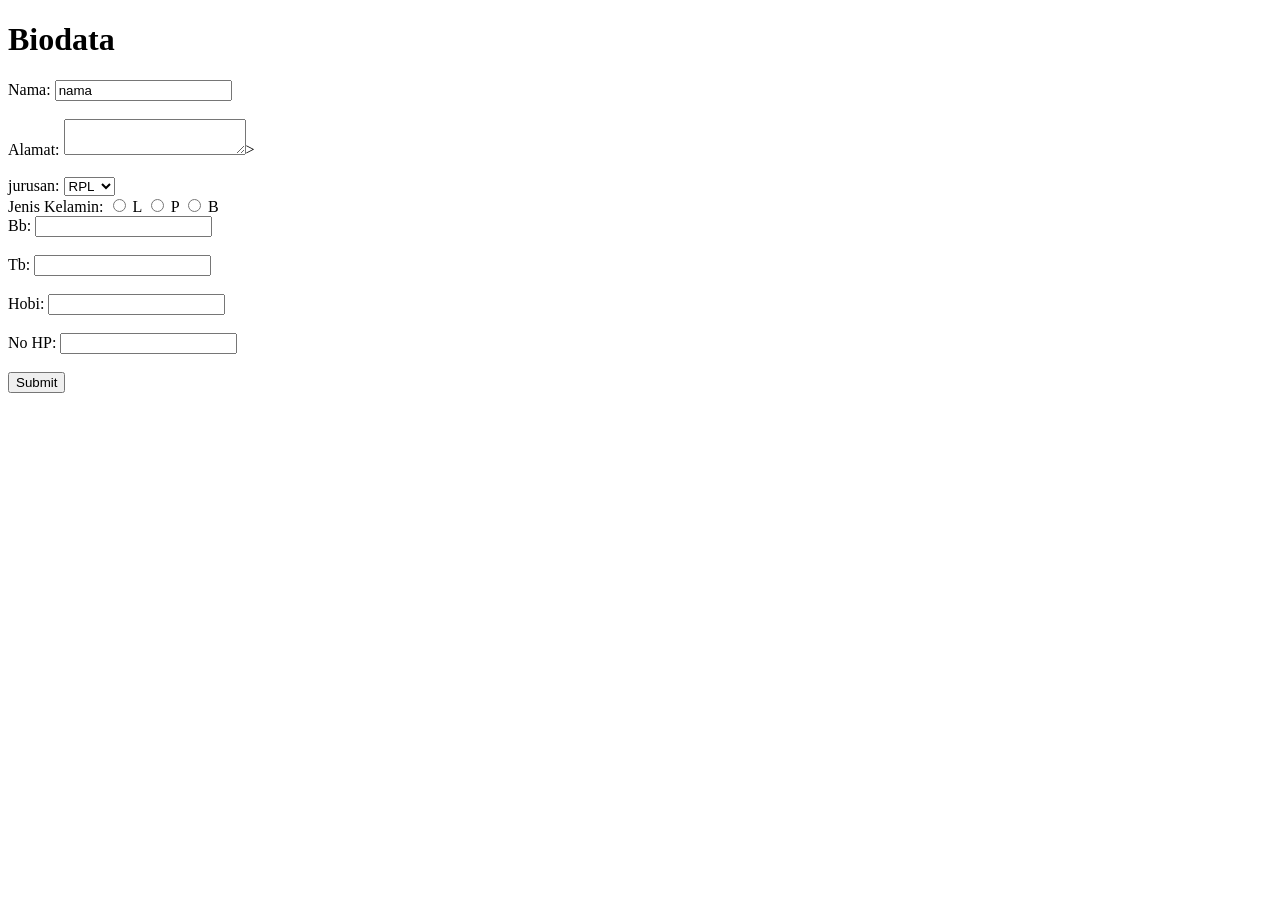
<file: Documents/New folder/coding/10rpl3-project/hasil_biodata.html>
<!DOCTYPE html>
<html lang="en">
<head>
    <meta charset="UTF-8">
    <meta name="viewport" content="width=>, initial-scale=1.0">
    <title>Document</title>
</head>
<body>
    <h1>Biodata</h1>

<form action="/action_page.php">
  <label for="fname">Nama:</label>
  <input type="text" id="fname" name="fname" value="nama"><br><br>
  <label for="Alamat">Alamat:</label>
  <textarea type="textarea" id="Alamat" name="Alamat"  ></textarea>><br><br>
  
<label for="jname">jurusan:</label>
<select value={jurusan} onChange={handleChange}>
        <option value="RPL">RPL</option>
        <option value="TKJ">TKJ</option>
        <option value="TKR">TKR</option>
        <option value="TSM">TSM</option>
        <option value="TEI">TEI</option>
    </select>
<form action="/action_page.php"><br>
  <label>Jenis Kelamin:</label>
  <input type="radio" id="html" name="fav_language" value="P">
  <label for="L">L</label>
  <input type="radio"P id="P" name="fav_language" value="P">
  <label for="P">P</label>
  <input type="radio" id="B" name="fav_language" value="B">
  <label for="B">B</label><br>

  <label for="BB">Bb:</label>
  <input type="number" id="Bb" name="Bb" value=""><br><br>
  <label for="TB">Tb:</label>
  <input type="number" id="Tb" name="Tb" value=""><br><br>
  <label for="HOBI">Hobi:</label>
  <input type="text" id="hobi" name="hobi" value=""><br><br>
  <label for="NO HP">No HP:</label>
  <input type="number" id="No HP" name="No HP" value=""><br><br>
  
    </form>
<input type="submit" value="Submit">
</body>
</html>
</file>
<file: style.css>
/* =====================================================
   STYLE.CSS
   WEBSITE BIODATA NISWATUN ROSIDAH
===================================================== */


/* =====================================================
   RESET
===================================================== */

* {
    box-sizing: border-box;
}

html {
    scroll-behavior: smooth;
}

body {

    margin: 0;

    min-height: 100vh;

    font-family:
        "Quicksand",
        Arial,
        sans-serif;

    color: #625963;

    background:

        radial-gradient(
            circle at 20% 20%,
            rgba(255, 210, 225, 0.7),
            transparent 25%
        ),

        radial-gradient(
            circle at 80% 30%,
            rgba(220, 205, 255, 0.6),
            transparent 25%
        ),

        radial-gradient(
            circle at 50% 90%,
            rgba(255, 235, 190, 0.5),
            transparent 30%
        ),

        #fff8fb;

    overflow-x: hidden;
}


/* =====================================================
   DEKORASI
===================================================== */

.dekorasi {

    position: fixed;

    font-size: 35px;

    opacity: 0.65;

    pointer-events: none;

    z-index: 1;

    animation:
        dekorasiTerbang
        4s
        ease-in-out
        infinite;
}

.dekorasi-1 {
    top: 8%;
    left: 8%;
}

.dekorasi-2 {
    top: 15%;
    right: 9%;
    animation-delay: 1s;
}

.dekorasi-3 {
    bottom: 15%;
    left: 8%;
    animation-delay: 0.5s;
}

.dekorasi-4 {
    bottom: 10%;
    right: 8%;
    animation-delay: 1.5s;
}

@keyframes dekorasiTerbang {

    0%,
    100% {
        transform:
            translateY(0)
            rotate(0deg);
    }

    50% {
        transform:
            translateY(-12px)
            rotate(8deg);
    }
}


/* =====================================================
   INDEX
===================================================== */

.home-container {

    width: 92%;

    max-width: 650px;

    margin: 0 auto;

    padding: 45px 0 30px;

    text-align: center;

    position: relative;

    z-index: 2;
}


/* =====================================================
   FOTO PROFIL INDEX
===================================================== */

.foto-profil {

    width: 230px;

    height: 230px;

    margin:
        0 auto 22px;

    padding: 7px;

    border-radius: 50%;

    background:

        linear-gradient(
            135deg,
            #ff83a7,
            #b58bea,
            #ffd878
        );

    box-shadow:

        0 18px 40px
        rgba(
            210,
            145,
            180,
            0.30
        );

    animation:
        fotoNaikTurun
        4s
        ease-in-out
        infinite;
}

.foto-profil img {

    width: 100%;

    height: 100%;

    object-fit: cover;

    border-radius: 50%;

    border:
        6px solid white;

    display: block;
}

@keyframes fotoNaikTurun {

    0%,
    100% {
        transform: translateY(0);
    }

    50% {
        transform: translateY(-8px);
    }
}


/* =====================================================
   NAMA INDEX
===================================================== */

.nama {

    margin:
        10px 0 3px;

    font-family:
        "Fredoka",
        sans-serif;

    font-size: 38px;

    font-weight: 700;

    color: #ee7095;
}

.username {

    margin:
        0 0 18px;

    color: #a58da0;

    font-size: 15px;

    font-weight: 600;
}


/* =====================================================
   DESKRIPSI INDEX
===================================================== */

.deskripsi {

    margin:
        0 auto 22px;

    padding:
        15px 20px;

    max-width: 500px;

    background:
        rgba(
            255,
            255,
            255,
            0.85
        );

    border:
        2px solid #ffe0ea;

    border-radius: 20px;

    box-shadow:

        0 8px 20px
        rgba(
            210,
            165,
            185,
            0.12
        );
}

.deskripsi p {

    margin: 5px 0;

    font-size: 14px;

    font-weight: 600;

    color: #716871;
}


/* =====================================================
   SOCIAL MEDIA
===================================================== */

.social-media {

    display: flex;

    justify-content: center;

    gap: 12px;

    margin:
        0 auto 22px;
}

.social {

    display: flex;

    align-items: center;

    justify-content: center;

    gap: 8px;

    min-width: 145px;

    padding:
        11px 17px;

    border-radius: 17px;

    text-decoration: none;

    color: white;

    font-weight: 700;

    font-size: 14px;

    box-shadow:

        0 8px 18px
        rgba(
            180,
            140,
            160,
            0.18
        );

    transition:
        0.3s ease;
}

.social:hover {

    transform:
        translateY(-4px);

    box-shadow:

        0 13px 23px
        rgba(
            180,
            140,
            160,
            0.28
        );
}

.social-icon {
    font-size: 18px;
}

.instagram {

    background:
        linear-gradient(
            135deg,
            #ff9bb7,
            #e66a9a
        );
}

.tiktok {

    background:
        linear-gradient(
            135deg,
            #55505a,
            #29262d
        );
}


/* =====================================================
   MENU INDEX
===================================================== */

.menu-list {

    display: flex;

    flex-direction: column;

    gap: 14px;

    margin-top: 15px;
}

.menu-item {

    width: 100%;

    min-height: 65px;

    display: flex;

    align-items: center;

    gap: 15px;

    padding:
        13px 18px;

    background:
        rgba(
            255,
            255,
            255,
            0.94
        );

    border:
        2px solid #ffe0ea;

    border-radius: 20px;

    color: #625963;

    text-decoration: none;

    font-size: 16px;

    font-weight: 700;

    box-shadow:

        0 8px 20px
        rgba(
            210,
            165,
            185,
            0.13
        );

    transition:
        0.3s ease;
}

.menu-item:hover {

    transform:
        translateY(-4px)
        scale(1.01);

    border-color:
        #ffabc2;

    background:
        #fff2f6;

    box-shadow:

        0 13px 25px
        rgba(
            220,
            145,
            175,
            0.22
        );
}

.menu-icon {

    width: 42px;

    height: 42px;

    display: flex;

    align-items: center;

    justify-content: center;

    flex-shrink: 0;

    background:
        #fff0f5;

    border-radius: 13px;

    font-size: 21px;
}

.menu-arrow {

    margin-left: auto;

    width: 30px;

    height: 30px;

    display: flex;

    align-items: center;

    justify-content: center;

    border-radius: 50%;

    background:
        #ffe4ed;

    color:
        #ed7094;

    font-size: 17px;

    transition:
        0.3s ease;
}

.menu-item:hover
.menu-arrow {

    transform:
        translateX(5px);

    background:
        #ffbdd0;

    color: white;
}


/* =====================================================
   PAGE UMUM
===================================================== */

.page {

    width: 92%;

    max-width: 1100px;

    margin:
        35px auto;

    position: relative;

    z-index: 2;
}


/* =====================================================
   CARD
===================================================== */

.card {

    background:
        rgba(
            255,
            255,
            255,
            0.97
        );

    border:
        3px solid #ffe0eb;

    border-radius: 30px;

    padding: 30px;

    box-shadow:
        0 15px 35px
        rgba(
            220,
            170,
            190,
            0.2
        );

    margin-bottom: 25px;
}


/* =====================================================
   PAGE HEADER
===================================================== */

.page-header {

    text-align: center;

    margin-bottom: 25px;
}

.page-header h1 {

    font-family:
        "Fredoka",
        sans-serif;

    font-size: 38px;

    color: #f36f94;

    margin-bottom: 8px;
}

.page-header p {

    color: #888;

    font-weight: 600;
}


/* =====================================================
   FORM
===================================================== */

.form-group {
    margin-bottom: 18px;
}

.form-group label {

    display: block;

    margin-bottom: 7px;

    color: #665d66;

    font-weight: 700;
}

input,
select,
textarea {

    width: 100%;

    padding:
        13px 15px;

    border:
        2px solid #ffdce7;

    border-radius: 15px;

    background: #fffafb;

    color: #555;

    font-family:
        "Quicksand",
        sans-serif;

    font-size: 14px;

    outline: none;

    transition: 0.25s ease;
}

input:focus,
select:focus,
textarea:focus {

    border-color: #ff8eae;

    box-shadow:
        0 0 0 4px
        rgba(
            255,
            142,
            174,
            0.12
        );
}

textarea {

    min-height: 120px;

    resize: vertical;
}


/* =====================================================
   RADIO
===================================================== */

.radio-group {

    display: flex;

    gap: 12px;

    flex-wrap: wrap;

    margin-top: 10px;
}

.radio-group label {

    display: flex;

    align-items: center;

    gap: 7px;

    padding:
        10px 16px;

    background: #fff5f8;

    border:
        2px solid #ffe0e9;

    border-radius: 15px;

    cursor: pointer;

    font-weight: 600;

    transition: 0.25s ease;
}

.radio-group label:hover {

    background: #ffe5ee;

    transform:
        translateY(-2px);
}

.radio-group input {

    width: auto;

    accent-color: #ff7098;
}


/* =====================================================
   BUTTON FORM
===================================================== */

.form-button {

    display: flex;

    justify-content: center;

    gap: 12px;

    flex-wrap: wrap;

    margin-top: 25px;
}

button,
input[type="submit"] {

    border: none;

    padding:
        13px 25px;

    border-radius: 17px;

    background:
        linear-gradient(
            90deg,
            #ff82a3,
            #ff668e
        );

    color: white;

    font-family:
        "Fredoka",
        sans-serif;

    font-size: 15px;

    font-weight: 600;

    cursor: pointer;

    transition: 0.3s ease;
}

button:hover,
input[type="submit"]:hover {

    transform:
        translateY(-3px);

    box-shadow:
        0 10px 20px
        rgba(
            255,
            100,
            140,
            0.3
        );
}

.btn-reset {

    background:
        linear-gradient(
            90deg,
            #a98be8,
            #8c73d9
        ) !important;
}


/* =====================================================
   HASIL BIODATA
===================================================== */

.hasil-card {

    width: 100%;

    max-width: 850px;

    margin: auto;

    background:
        rgba(
            255,
            255,
            255,
            0.97
        );

    border:
        3px solid #ffe0eb;

    border-radius: 30px;

    padding: 35px;

    box-shadow:
        0 15px 35px
        rgba(
            220,
            170,
            190,
            0.25
        );
}

.hasil-foto {

    width: 170px;

    height: 170px;

    margin:
        0 auto 20px;

    padding: 6px;

    border-radius: 50%;

    background:
        linear-gradient(
            135deg,
            #ff8faf,
            #b994ff,
            #ffe18a
        );

    box-shadow:
        0 12px 30px
        rgba(
            220,
            150,
            180,
            0.3
        );
}

.hasil-foto img {

    width: 100%;

    height: 100%;

    object-fit: cover;

    border-radius: 50%;

    border:
        5px solid white;

    display: block;
}

.judul-hasil {

    text-align: center;

    margin-bottom: 25px;
}

.judul-hasil h1 {

    margin:
        0 0 8px;

    font-family:
        "Fredoka",
        sans-serif;

    font-size: 38px;

    color: #f36f94;
}

.judul-hasil p {

    margin: 0;

    color: #888;

    font-weight: 600;
}


/* =====================================================
   BIODATA TABLE
===================================================== */

.biodata-table {

    width: 100%;

    border-collapse:
        separate;

    border-spacing:
        0 10px;
}

.biodata-table tr {

    background: #fff6f9;
}

.biodata-table td {

    padding: 15px;

    border: none;

    vertical-align: top;
}

.biodata-table tr td:first-child {

    width: 25%;

    border-radius:
        15px 0 0 15px;

    color: #ed5f86;

    font-weight: 700;
}

.biodata-table tr td:nth-child(2) {

    width: 5%;

    text-align: center;

    color: #ff9ab5;

    font-weight: 700;
}

.biodata-table tr td:last-child {

    border-radius:
        0 15px 15px 0;

    color: #5f5660;

    font-weight: 600;
}

.biodata-table tr:hover td {

    background: #ffeef4;
}


/* =====================================================
   TOMBOL
===================================================== */

.tombol-area {

    display: flex;

    justify-content: center;

    align-items: center;

    gap: 12px;

    flex-wrap: wrap;

    margin-top: 25px;
}

.tombol {

    display: inline-block;

    padding:
        13px 22px;

    border-radius: 17px;

    color: white;

    text-decoration: none;

    font-family:
        "Fredoka",
        sans-serif;

    font-weight: 600;

    transition: 0.3s ease;

    box-shadow:
        0 7px 15px
        rgba(
            200,
            150,
            180,
            0.2
        );
}

.tombol:hover {

    transform:
        translateY(-4px);

    box-shadow:
        0 12px 20px
        rgba(
            200,
            150,
            180,
            0.3
        );
}

.tombol-form {

    background:
        linear-gradient(
            90deg,
            #ff82a3,
            #ff668e
        );
}

.tombol-tabel {

    background:
        linear-gradient(
            90deg,
            #a87be8,
            #7565df
        );
}

.tombol-home {

    background:
        linear-gradient(
            90deg,
            #f5bf4c,
            #f39b3f
        );
}


/* =====================================================
   NAVIGASI
===================================================== */

.navigation {

    display: flex;

    justify-content: center;

    align-items: center;

    gap: 12px;

    flex-wrap: wrap;

    margin-top: 25px;
}

.back-link {

    display: inline-block;

    padding:
        12px 20px;

    border-radius: 17px;

    background: #fff0f5;

    color: #ed5f86;

    text-decoration: none;

    font-weight: 700;

    transition: 0.3s;
}

.back-link:hover {

    background: #ffdce7;

    transform:
        translateY(-2px);
}


/* =====================================================
   TABEL CARD
===================================================== */

.tabel-card {

    width: 100%;

    margin-bottom: 30px;

    background:
        rgba(
            255,
            255,
            255,
            0.97
        );

    border:
        3px solid #ffe0eb;

    border-radius: 30px;

    padding: 30px;

    box-shadow:
        0 15px 35px
        rgba(
            220,
            170,
            190,
            0.20
        );
}

.tabel-card h2 {

    text-align: center;

    margin-top: 0;

    margin-bottom: 8px;

    font-family:
        "Fredoka",
        sans-serif;

    color: #f36f94;

    font-size: 27px;
}

.tabel-keterangan {

    text-align: center;

    color: #999;

    margin-top: 0;

    margin-bottom: 20px;

    font-weight: 600;
}


/* =====================================================
   TABLE RESPONSIVE
===================================================== */

.table-responsive {

    width: 100%;

    overflow-x: auto;

    border-radius: 18px;
}


/* =====================================================
   TABEL BIODATA
===================================================== */

.tabel-biodata {

    width: 100%;

    min-width: 550px;

    border-collapse: separate;

    border-spacing: 0;

    overflow: hidden;
}

.tabel-biodata th {

    padding: 15px;

    color: white;

    background:
        linear-gradient(
            90deg,
            #ff8faf,
            #ff7098
        );

    text-align: left;

    font-family:
        "Fredoka",
        sans-serif;
}

.tabel-biodata td {

    padding: 14px;

    border-bottom:
        1px solid #ffdce7;

    background: #fffafd;

    color: #5f5660;

    font-weight: 600;
}

.tabel-biodata tbody tr:hover td {

    background: #fff0f5;
}

.tabel-biodata td:first-child {

    color: #ed5f86;

    font-weight: 700;

    width: 35%;
}

.tabel-biodata .status-row th {

    text-align: center;

    padding: 16px;

    background:
        linear-gradient(
            90deg,
            #b994ff,
            #8c78df
        );
}


/* =====================================================
   TABEL REKAP
===================================================== */

.tabel-rekap {

    width: 100%;

    min-width: 650px;

    border-collapse: separate;

    border-spacing: 0;

    overflow: hidden;
}

.tabel-rekap th {

    padding: 15px;

    background:
        linear-gradient(
            90deg,
            #8ccdf0,
            #6bb9e5
        );

    color: white;

    text-align: center;

    font-family:
        "Fredoka",
        sans-serif;
}

.tabel-rekap td {

    padding:
        13px 15px;

    border-bottom:
        1px solid #e7dce1;

    color: #555;

    font-weight: 600;

    background: #fffafd;
}

.tabel-rekap tbody tr:hover td {

    background: #fff0f5;
}

.tabel-rekap .kategori {

    background:
        linear-gradient(
            135deg,
            #ffe0ea,
            #fff0f5
        );

    color: #e45e86;

    font-weight: 700;

    text-align: center;
}

.tengah {

    vertical-align: middle;

    text-align: center;

    font-weight: 700;
}


/* =====================================================
   TABEL KOMPLEKS
===================================================== */

.tabel-kompleks {

    width: 100%;

    min-width: 750px;

    border-collapse: collapse;

    font-size: 14px;
}

.tabel-kompleks th {

    padding: 15px;

    background:
        linear-gradient(
            90deg,
            #9a8be8,
            #776bd0
        );

    color: white;

    text-align: center;

    font-family:
        "Fredoka",
        sans-serif;
}

.tabel-kompleks td {

    padding:
        13px 14px;

    border:
        1px solid #d8d2dc;

    background: #fff;

    vertical-align: middle;
}

.tabel-kompleks tr:hover td {

    background: #fff5f8;
}

.tabel-kompleks .kategori {

    background:
        #f9e7ee;

    color: #d85c81;

    font-weight: 700;

    text-align: center;
}

.tabel-kompleks .sub {

    font-weight: 600;

    color: #555;
}

.tabel-kompleks .atribut {

    font-weight: 700;

    color: #555;
}

.tabel-kompleks .hasil {

    color: #555;

    font-weight: 500;
}


/* =====================================================
   MERGE CELL
===================================================== */

.merge-mark {

    border:
        3px solid #ff7777 !important;

    position: relative;
}


/* =====================================================
   SPLIT CELL
===================================================== */

.split-cell {

    padding: 8px !important;

    background:
        #fafffa !important;
}

.split-wrapper {

    border:
        2px dashed #54b879;

    border-radius: 10px;

    padding: 10px;

    background: #fafffa;
}

.split-label {

    font-size: 12px;

    font-weight: 700;

    color: #32945a;

    margin-bottom: 8px;

    text-align: center;
}

.split-item {

    border:
        1px solid #b9ddc6;

    border-radius: 8px;

    padding:
        8px 10px;

    margin-bottom: 7px;

    background: white;

    color: #555;
}

.split-item:last-child {
    margin-bottom: 0;
}

.split-item b {
    color: #348a55;
}


/* =====================================================
   KETERANGAN
===================================================== */

.keterangan {

    margin-top: 20px;

    padding: 14px;

    text-align: center;

    background: #fff7fa;

    border-radius: 15px;

    color: #777;

    font-size: 14px;
}


/* =====================================================
   FOOTER
===================================================== */

footer {

    text-align: center;

    margin-top: 40px;

    padding-bottom: 20px;

    color: #aaa;

    font-size: 13px;

    font-weight: 600;
}

.home-footer {

    margin-top: 30px;

    padding-bottom: 15px;

    color: #aaa;

    font-size: 13px;

    font-weight: 600;
}

.home-footer p {
    margin: 5px 0;
}

.footer-small {

    font-size: 12px;

    color: #c1aeb8;
}


/* =====================================================
   RESPONSIVE
===================================================== */

@media (max-width: 700px) {

    .tabel-card {
        padding: 18px;
    }

    .tabel-card h2 {
        font-size: 23px;
    }

    .table-responsive {
        border-radius: 12px;
    }

    .tabel-biodata,
    .tabel-rekap,
    .tabel-kompleks {
        font-size: 13px;
    }
}


@media (max-width: 600px) {

    .home-container {

        width: 90%;

        padding-top: 35px;
    }

    .foto-profil {

        width: 190px;

        height: 190px;
    }

    .nama {

        font-size: 31px;
    }

    .deskripsi {

        padding:
            13px 15px;
    }

    .social-media {

        flex-direction: column;

        align-items: center;
    }

    .social {

        width: 100%;

        max-width: 280px;
    }

    .menu-item {

        min-height: 62px;

        font-size: 15px;
    }

    .dekorasi {

        font-size: 25px;
    }

    .hasil-card {

        padding: 20px;
    }

    .hasil-foto {

        width: 140px;

        height: 140px;
    }

    .judul-hasil h1 {

        font-size: 30px;
    }

    .biodata-table {

        font-size: 13px;
    }

    .biodata-table td {

        padding:
            11px 8px;
    }

    .page {

        width: 94%;
    }
}


@media (max-width: 500px) {

    .card {

        padding: 20px;
    }

    .page-header h1 {

        font-size: 30px;
    }

    .dekorasi {

        font-size: 22px;
    }

}
</file>
